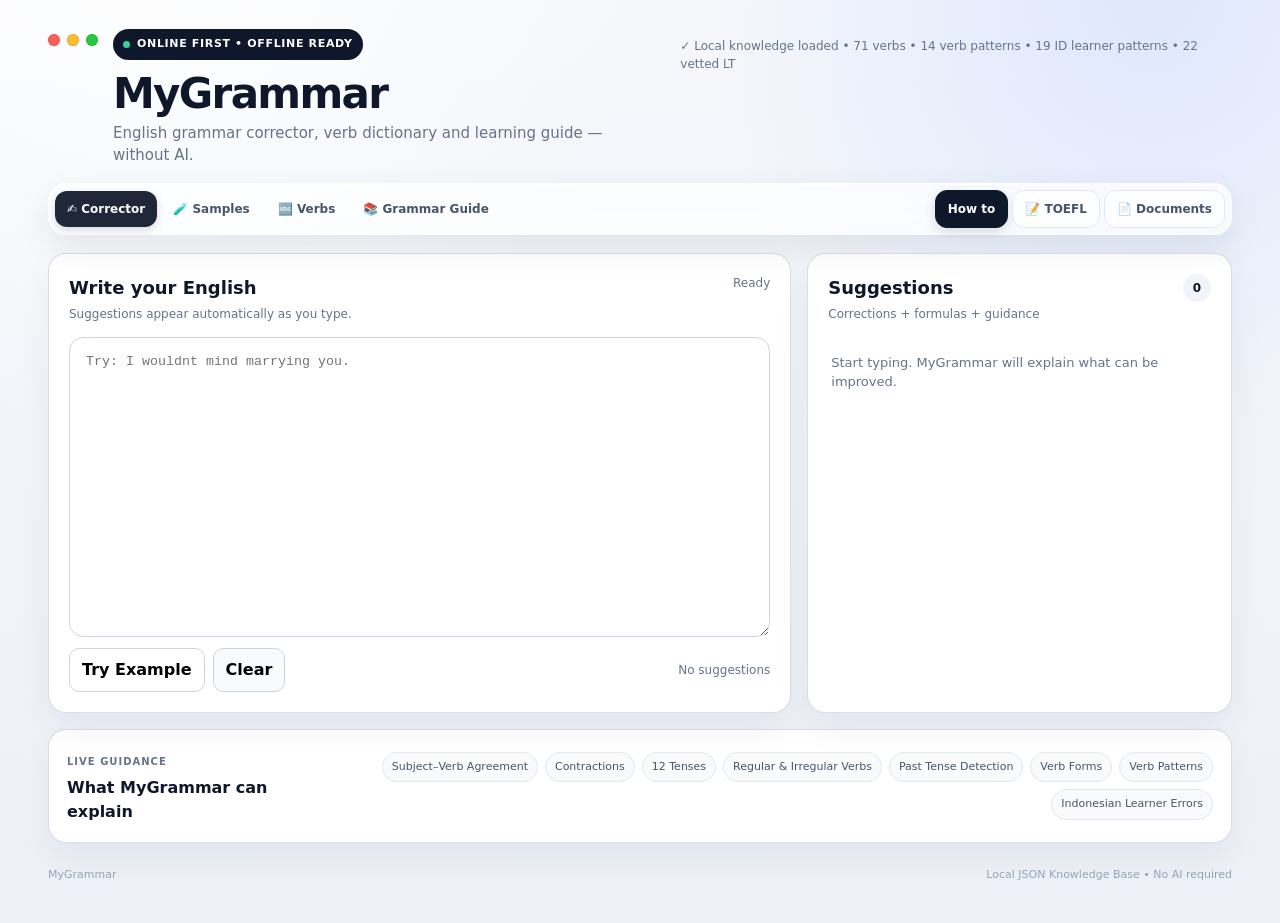
<file: index.html>
<!DOCTYPE html>
<html lang="en">
<head>
<meta charset="UTF-8">
<meta name="viewport" content="width=device-width,initial-scale=1.0">
<meta name="theme-color" content="#0f172a">
<meta name="description" content="Online-first English grammar corrector, grammar encyclopedia, writing tools and verb explorer with offline fallback.">
<link rel="manifest" href="manifest.json">
<title>MyGrammar — Offline English Grammar Toolkit</title>
<link rel="stylesheet" href="style.css">
</head>
<body>
<div class="shell">
  <header class="topbar">
    <div class="mac-window-brand">
      <div class="traffic-lights" aria-hidden="true">
        <span class="traffic red"></span><span class="traffic yellow"></span><span class="traffic green"></span>
      </div>
      <div class="brand-copy">
        <div class="brand-row"><span class="offline-dot"></span><span>ONLINE FIRST • OFFLINE READY</span></div>
        <h1>MyGrammar</h1>
        <p>English grammar corrector, verb dictionary and learning guide — without AI.</p>
      </div>
    </div>
    <div id="kbStatus" class="kb-status">Loading local knowledge…</div>
  </header>

  <nav class="topnav" aria-label="Main navigation">
    <div class="nav-group nav-core">
      <button class="nav-item active" data-tab="corrector">✍️ <span>Corrector</span></button>
      <button class="nav-item" data-tab="samples">🧪 <span>Samples</span></button>
      <button class="nav-item" data-tab="verbs">🔤 <span>Verbs</span></button>
      <button class="nav-item" data-tab="guide">📚 <span>Grammar Guide</span></button>
    </div>
    <div class="nav-group nav-tools">
      <button class="nav-tool primary" id="howToBtn" type="button">How to</button>
      <a class="nav-tool" href="Toefl.html">📝 TOEFL</a>
      <a class="nav-tool" href="Document.html">📄 Documents</a>
    </div>
  </nav>

  <section id="tab-corrector" class="tab-panel active">
    <div class="grid-main">
      <section class="card editor-card">
        <div class="panel-title">
          <div><h2>Write your English</h2><p>Suggestions appear automatically as you type.</p></div>
          <span id="liveStatus" class="mini-status">Ready</span>
        </div>
        <textarea id="inputText" spellcheck="true" placeholder="Try: I wouldnt mind marrying you."></textarea>
        <div class="editor-footer">
          <div class="button-row">
            <button id="exampleBtn" class="btn">Try Example</button>
            <button id="clearBtn" class="btn ghost">Clear</button>
          </div>
          <div id="issueSummary" class="issue-summary">No suggestions</div>
        </div>
      </section>

      <aside class="card suggestion-card">
        <div class="panel-title compact">
          <div><h2>Suggestions</h2><p>Corrections + formulas + guidance</p></div>
          <span id="issueCount" class="count-badge">0</span>
        </div>
        <div id="results" class="suggestions">
          <div class="empty-state">Start typing. MyGrammar will explain what can be improved.</div>
        </div>
      </aside>
    </div>

    <div class="card quick-guide">
      <div><span class="eyebrow">LIVE GUIDANCE</span><h3>What MyGrammar can explain</h3></div>
      <div class="guide-chips">
        <span>Subject–Verb Agreement</span><span>Contractions</span><span>12 Tenses</span><span>Regular & Irregular Verbs</span><span>Past Tense Detection</span><span>Verb Forms</span><span>Verb Patterns</span><span>Indonesian Learner Errors</span>
      </div>
    </div>
  </section>

  <section id="tab-samples" class="tab-panel">
    <div class="section-heading"><div><span class="eyebrow">PRACTICE</span><h2>Check Sample Sentences</h2><p>Use the built-in examples to test the local grammar engine, with offline fallback.</p></div></div>
    <div id="sampleList" class="sample-list"></div>
  </section>

  <section id="tab-verbs" class="tab-panel">
    <div class="section-heading"><div><span class="eyebrow">DICTIONARY</span><h2>Verb Explorer</h2><p>Search V1, V2 and V3 forms, and learn whether a verb is regular or irregular.</p></div></div>
    <div class="card dictionary-toolbar">
      <input id="verbSearch" class="search" type="search" placeholder="Search verb: go, worked, written…">
      <div class="segmented">
        <button class="verb-filter active" data-filter="all">All</button>
        <button class="verb-filter" data-filter="regular">Regular</button>
        <button class="verb-filter" data-filter="irregular">Irregular</button>
      </div>
    </div>
    <div class="card table-card">
      <div class="table-scroll"><table><thead><tr><th>V1</th><th>V2</th><th>V3</th><th>Type</th><th>Example</th><th>Patterns</th></tr></thead><tbody id="verbTable"></tbody></table></div>
    </div>
  </section>

  <section id="tab-guide" class="tab-panel">
    <div class="section-heading"><div><span class="eyebrow">ENCYCLOPEDIA</span><h2>Grammar Guide</h2><p>Formula, use, signal words and examples — stored locally in JSON.</p></div></div>
    <div id="grammarGrid" class="grammar-grid"></div>
  </section>

  <div id="howToModal" class="modal-backdrop" hidden>
    <div class="howto-modal" role="dialog" aria-modal="true" aria-labelledby="howToTitle">
      <div class="modal-window-bar">
        <div class="traffic-lights" aria-hidden="true">
          <span class="traffic red"></span><span class="traffic yellow"></span><span class="traffic green"></span>
        </div>
        <button id="closeHowTo" class="modal-close" type="button" aria-label="Close">×</button>
      </div>
      <div class="howto-content">
        <span class="eyebrow">QUICK START</span>
        <h2 id="howToTitle">How to use MyGrammar</h2>
        <p class="howto-lead">Write naturally. MyGrammar checks locally and explains the grammar behind each suggestion.</p>
        <div class="howto-grid">
          <article><span class="howto-number">1</span><div><h3>Write</h3><p>Type or paste your English in the Corrector.</p></div></article>
          <article><span class="howto-number">2</span><div><h3>Review</h3><p>Open a suggestion to see the correction, formula, and “Why is this wrong?” reasoning.</p></div></article>
          <article><span class="howto-number">3</span><div><h3>Explore</h3><p>Use Verbs for V1/V2/V3 and Grammar Guide for the 12 tenses.</p></div></article>
          <article><span class="howto-number">4</span><div><h3>Practice</h3><p>Try Samples, TOEFL Writing, or the Document Checker to go beyond one sentence.</p></div></article>
        </div>
        <div class="howto-note"><span>🔒</span><div><strong>Online first, offline second</strong><p>When online, MyGrammar can receive the latest app and knowledge-base updates. When offline, it falls back to the locally cached engine and data.</p></div></div>
        <div class="howto-actions">
          <button id="startCorrectorBtn" class="btn mac-primary" type="button">Start writing</button>
          <button id="closeHowToSecondary" class="btn" type="button">Close</button>
        </div>
      </div>
    </div>
  </div>

  <footer><span>MyGrammar</span><span>Local JSON Knowledge Base • No AI required</span></footer>
</div>
<script src="grammar-engine.js"></script>
<script src="app.js"></script>
</body>
</html>
</file>
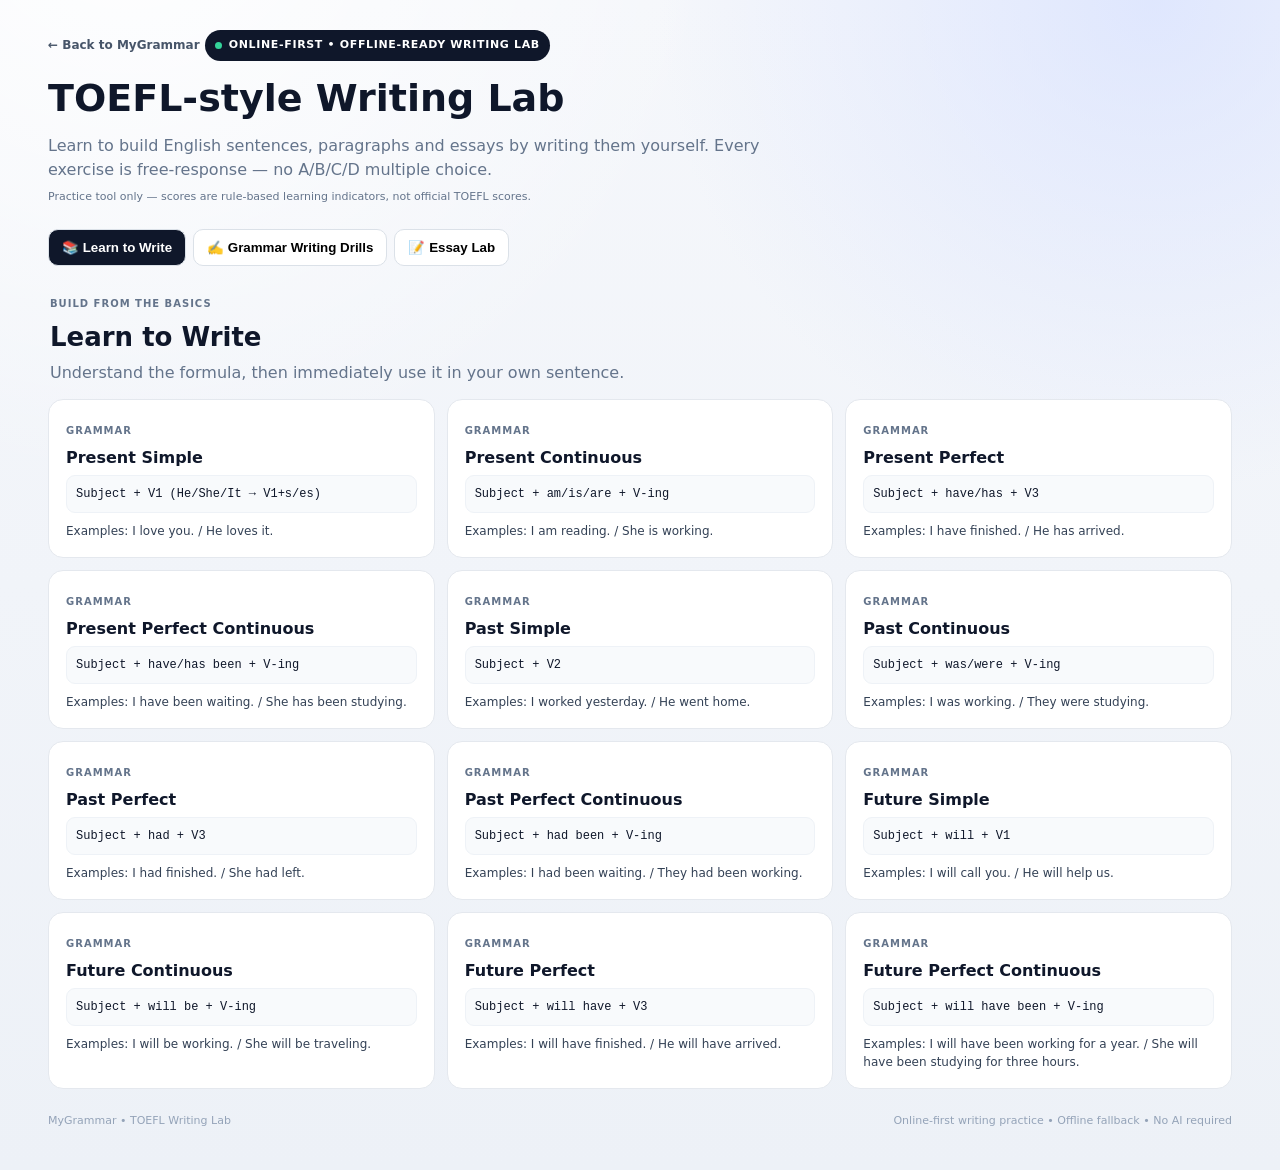
<file: Toefl.html>
<!DOCTYPE html>
<html lang="en">
<head>
<meta charset="UTF-8">
<meta name="viewport" content="width=device-width,initial-scale=1.0">
<meta name="theme-color" content="#0f172a">
<title>MyGrammar — TOEFL Writing Lab</title>
<link rel="manifest" href="manifest.json">
<link rel="stylesheet" href="style.css">
<style>
.writer-hero{padding:8px 0 24px}.back{display:inline-block;text-decoration:none;color:#475569;font-size:12px;font-weight:800;margin-bottom:12px}
.writer-hero h1{margin:4px 0 7px;font-size:38px}.writer-hero p{color:#64748b;margin:0;max-width:780px}
.subtabs{display:flex;gap:7px;overflow:auto;margin-bottom:16px}.subtab{white-space:nowrap;border:1px solid #dbe1e8;background:#fff;padding:10px 13px;border-radius:10px;font-weight:800;cursor:pointer}.subtab.active{background:#0f172a;color:#fff}
.writer-panel{display:none}.writer-panel.active{display:block}.learning-grid{display:grid;grid-template-columns:repeat(3,minmax(0,1fr));gap:12px}.lesson-card{padding:17px;background:#fff;border:1px solid #e4e8ee;border-radius:15px}.lesson-card h3{margin:5px 0;font-size:16px}.lesson-card p{color:#475569;font-size:13px}.lesson-formula{background:#f8fafc;border:1px solid #eef2f7;border-radius:9px;padding:9px;font-family:ui-monospace,monospace;font-size:12px}.lesson-example{margin-top:9px;font-size:12px;color:#334155}
.exercise-layout{display:grid;grid-template-columns:330px minmax(0,1fr);gap:14px}.exercise-menu{padding:12px;background:#fff;border:1px solid #e4e8ee;border-radius:15px;max-height:700px;overflow:auto}.exercise-item{width:100%;text-align:left;border:1px solid transparent;background:#fff;padding:11px;border-radius:10px;cursor:pointer}.exercise-item:hover{background:#f8fafc}.exercise-item.active{background:#eef2ff;border-color:#c7d2fe}.exercise-item strong{display:block;font-size:12px}.exercise-item span{display:block;color:#64748b;font-size:11px;margin-top:2px}
.exercise-workspace{padding:20px;background:#fff;border:1px solid #e4e8ee;border-radius:15px}.prompt-meta{display:flex;gap:8px;flex-wrap:wrap}.pill{background:#f1f5f9;color:#475569;border-radius:999px;padding:5px 8px;font-size:10px;font-weight:800}.exercise-workspace h2{font-size:21px;margin:10px 0 6px}.prompt{padding:12px;border-left:4px solid #0f172a;background:#f8fafc;border-radius:8px;color:#334155;font-size:13px}.writing-box{width:100%;min-height:250px;margin-top:13px;border:1px solid #cbd5e1;border-radius:13px;padding:15px;font:16px/1.65 inherit;resize:vertical;outline:none}.writing-box:focus{border-color:#64748b;box-shadow:0 0 0 3px rgba(15,23,42,.05)}.write-toolbar{display:flex;justify-content:space-between;align-items:center;gap:10px;margin-top:9px}.word-count{font-size:12px;color:#64748b}.feedback{margin-top:13px;border:1px solid #e2e8f0;border-radius:12px;background:#fbfdff;padding:14px}.feedback h3{margin:0 0 8px;font-size:13px}.feedback-item{font-size:12px;color:#475569;padding:6px 0;border-bottom:1px solid #eef2f7}.feedback-item:last-child{border-bottom:0}.rewrite-box{margin-top:10px}.saved{font-size:11px;color:#166534;font-weight:800}
.essay-grid{display:grid;grid-template-columns:repeat(2,minmax(0,1fr));gap:12px}.essay-card{padding:17px;background:#fff;border:1px solid #e4e8ee;border-radius:15px}.essay-card h3{margin:5px 0;font-size:16px}.essay-card p{font-size:12px;color:#475569}.essay-card button{margin-top:8px}
.score-strip{display:grid;grid-template-columns:repeat(3,1fr);gap:8px;margin-bottom:13px}.metric{padding:12px;background:#f8fafc;border:1px solid #eef2f7;border-radius:10px}.metric b{display:block;font-size:18px}.metric span{font-size:10px;color:#64748b}
.btn{border:1px solid #cbd5e1;background:#fff;border-radius:10px;padding:9px 12px;font-weight:800;cursor:pointer}.btn.primary{background:#0f172a;color:#fff;border-color:#0f172a}.btn:hover{transform:translateY(-1px)}
@media(max-width:900px){.learning-grid{grid-template-columns:1fr 1fr}.exercise-layout{grid-template-columns:1fr}.essay-grid{grid-template-columns:1fr}}@media(max-width:600px){.learning-grid{grid-template-columns:1fr}.writer-hero h1{font-size:32px}.score-strip{grid-template-columns:1fr 1fr}}
</style>
<style>
.examples-panel,.tasks-panel{margin-top:14px;border:1px solid #e2e8f0;border-radius:13px;background:#fff;padding:13px}.examples-panel{background:#f8fafc}.examples-title,.tasks-title{font-size:12px;font-weight:900;color:#334155;margin-bottom:8px}.example-sentence{display:flex;gap:9px;align-items:flex-start;padding:7px 8px;border-bottom:1px solid #e9eef4;font-size:13px;color:#334155}.example-sentence:last-child{border-bottom:0}.example-tag{font-size:9px;text-transform:uppercase;letter-spacing:.06em;font-weight:900;color:#64748b;min-width:62px;padding-top:2px}.do-not-copy{display:block;margin-top:8px;font-size:11px;color:#64748b}.task-row{display:flex;gap:10px;padding:9px 0;border-bottom:1px solid #eef2f7}.task-row:last-child{border-bottom:0}.task-number{width:26px;height:26px;border-radius:50%;background:#0f172a;color:#fff;display:grid;place-items:center;font-size:11px;font-weight:900;flex:0 0 26px}.task-body{flex:1}.task-body label{display:block;font-size:11px;font-weight:800;color:#475569;margin-bottom:5px}.task-input{width:100%;border:1px solid #cbd5e1;border-radius:9px;padding:10px 11px;font:14px/1.4 inherit;outline:none;background:#fff}.task-input:focus{border-color:#64748b;box-shadow:0 0 0 3px rgba(15,23,42,.05)}
</style>
</head>
<body>
<div class="shell">
<header class="writer-hero">
<a href="index.html" class="back">← Back to MyGrammar</a>
<div class="brand-row"><span class="offline-dot"></span><span>ONLINE-FIRST • OFFLINE-READY WRITING LAB</span></div>
<h1>TOEFL-style Writing Lab</h1>
<p>Learn to build English sentences, paragraphs and essays by writing them yourself. Every exercise is free-response — no A/B/C/D multiple choice.</p><p style="font-size:11px;color:#64748b;margin-top:7px">Practice tool only — scores are rule-based learning indicators, not official TOEFL scores.</p>
</header>

<nav class="subtabs">
<button class="subtab active" data-panel="learn">📚 Learn to Write</button>
<button class="subtab" data-panel="drills">✍️ Grammar Writing Drills</button>
<button class="subtab" data-panel="essays">📝 Essay Lab</button>
</nav>

<section id="learn" class="writer-panel active">
<div class="section-heading"><span class="eyebrow">BUILD FROM THE BASICS</span><h2>Learn to Write</h2><p>Understand the formula, then immediately use it in your own sentence.</p></div>
<div id="lessonGrid" class="learning-grid"></div>
</section>

<section id="drills" class="writer-panel">
<div class="section-heading"><span class="eyebrow">FREE RESPONSE</span><h2>Grammar Writing Drills</h2><p>Write the answer yourself. MyGrammar checks grammar patterns and gives guidance after submission.</p></div>
<div class="exercise-layout">
<aside class="exercise-menu" id="exerciseMenu"></aside>
<section class="exercise-workspace">
<div id="exerciseContent"></div>
</section>
</div>
</section>

<section id="essays" class="writer-panel">
<div class="section-heading"><span class="eyebrow">ESSAY PRACTICE</span><h2>Essay Lab</h2><p>Write longer responses and practice organization, grammar and revision.</p></div>
<div id="essayList" class="essay-grid"></div>
</section>

<footer><span>MyGrammar • TOEFL Writing Lab</span><span>Online-first writing practice • Offline fallback • No AI required</span></footer>
</div>
<script src="grammar-engine.js"></script>
<script src="toefl.js"></script>
<script>
if ('serviceWorker' in navigator) {
  window.addEventListener('load', function () {
    navigator.serviceWorker.register('./sw.js', { updateViaCache: 'none' })
      .then(function (registration) {
        return registration.update();
      })
      .catch(function (error) {
        console.warn('Service Worker registration failed:', error);
      });
  });
}
</script>
</body>
</html>
</file>
<file: style.css>
:root{font-family:-apple-system,BlinkMacSystemFont,"SF Pro Display","SF Pro Text",Inter,ui-sans-serif,system-ui,"Segoe UI",sans-serif;color:#0f172a;background:#eef1f6;line-height:1.5;color-scheme:light}
*{box-sizing:border-box}body{margin:0}.shell{max-width:1220px;margin:0 auto;padding:22px 18px 40px}.topbar{display:flex;justify-content:space-between;gap:20px;align-items:flex-start;padding:7px 0 16px}.mac-window-brand{display:flex;gap:15px;align-items:flex-start}.traffic-lights{display:flex;gap:7px;padding-top:5px}.traffic{width:12px;height:12px;border-radius:50%;display:block;box-shadow:inset 0 0 0 1px rgba(0,0,0,.12),0 1px 2px rgba(15,23,42,.08)}.traffic.red{background:#ff5f57}.traffic.yellow{background:#febc2e}.traffic.green{background:#28c840}.brand-copy{min-width:0}.brand-row{display:inline-flex;align-items:center;gap:7px;background:#0f172a;color:#fff;font-size:11px;font-weight:800;letter-spacing:.06em;border-radius:999px;padding:7px 10px}.offline-dot{width:7px;height:7px;border-radius:50%;background:#34d399}.topbar h1{font-size:42px;line-height:1;margin:13px 0 7px;letter-spacing:-.04em}.topbar p{margin:0;color:#64748b;font-size:15px}.kb-status{font-size:12px;color:#64748b;padding:8px 0}
.tabs{display:none}.topnav{position:sticky;top:12px;z-index:20;display:flex;justify-content:space-between;gap:10px;align-items:center;margin:0 0 18px;padding:6px;border:1px solid rgba(255,255,255,.8);border-radius:18px;background:rgba(255,255,255,.72);backdrop-filter:blur(22px) saturate(170%);-webkit-backdrop-filter:blur(22px) saturate(170%);box-shadow:0 12px 34px rgba(15,23,42,.08),inset 0 1px 0 rgba(255,255,255,.8)}.nav-group{display:flex;gap:4px;align-items:center}.nav-item,.nav-tool{border:0;background:transparent;color:#475569;padding:9px 12px;border-radius:12px;font:inherit;font-size:12px;font-weight:800;cursor:pointer;white-space:nowrap;transition:.18s ease}.nav-item:hover,.nav-tool:hover{background:rgba(241,245,249,.9);color:#0f172a}.nav-item.active{background:rgba(15,23,42,.93);color:#fff;box-shadow:0 3px 9px rgba(15,23,42,.16)}.nav-tool{border:1px solid #e2e8f0;background:rgba(255,255,255,.72);text-decoration:none}.nav-tool.primary{background:#0f172a;color:#fff;border-color:#0f172a;box-shadow:0 4px 12px rgba(15,23,42,.14)}
.tab-panel{display:none}.tab-panel.active{display:block}.grid-main{display:grid;grid-template-columns:minmax(0,1.4fr) minmax(340px,.8fr);gap:16px}.card{background:#fff;border:1px solid #e4e8ee;border-radius:18px;box-shadow:0 9px 28px rgba(15,23,42,.05)}.editor-card,.suggestion-card{padding:20px}.panel-title{display:flex;justify-content:space-between;gap:14px;align-items:flex-start}.panel-title h2{font-size:18px;margin:0}.panel-title p{font-size:12px;color:#64748b;margin:4px 0 0}.panel-title.compact{margin-bottom:12px}.mini-status{font-size:12px;color:#64748b;white-space:nowrap}.count-badge{display:grid;place-items:center;min-width:28px;height:28px;padding:0 7px;background:#f1f5f9;border-radius:999px;font-size:12px;font-weight:800}
textarea{display:block;width:100%;min-height:300px;margin-top:14px;resize:vertical;border:1px solid #cbd5e1;border-radius:14px;padding:16px;font:17px/1.65 inherit;color:#0f172a;outline:none;background:#fff}textarea:focus{border-color:#94a3b8;box-shadow:0 0 0 3px rgba(15,23,42,.06)}.editor-footer{display:flex;justify-content:space-between;gap:12px;align-items:center;margin-top:11px}.button-row{display:flex;gap:8px}.btn{border:1px solid #cbd5e1;background:#fff;border-radius:10px;padding:9px 12px;font:inherit;font-weight:800;cursor:pointer}.btn:hover{transform:translateY(-1px)}.btn.ghost{background:#f8fafc}.issue-summary{font-size:12px;color:#64748b}.suggestions{display:grid;gap:10px;max-height:490px;overflow:auto;padding-right:2px}.empty-state{padding:18px 3px;color:#64748b;font-size:13px}.suggestion{border:1px solid #e2e8f0;border-radius:13px;padding:13px;background:#fbfdff}.suggestion-head{display:flex;align-items:center;gap:8px}.severity{font-size:10px;text-transform:uppercase;letter-spacing:.06em;font-weight:900}.severity.error{color:#b91c1c}.severity.warn{color:#a16207}.suggestion h3{font-size:13px;margin:0}.comparison{margin-top:7px;font-size:14px}.wrong{color:#b91c1c;text-decoration:line-through}.correct{color:#166534;font-weight:900}.explanation{font-size:12px;color:#475569;margin-top:7px}.formula-box{margin-top:9px;padding:9px;border-radius:10px;background:#f8fafc;border:1px solid #eef2f7}.formula-label{font-size:9px;letter-spacing:.07em;text-transform:uppercase;font-weight:900;color:#64748b}.formula{font-family:ui-monospace,SFMono-Regular,Menlo,monospace;font-size:12px;margin-top:3px}.suggestion-actions{display:flex;gap:7px;margin-top:10px}.suggestion-actions button{border:1px solid #cbd5e1;background:#fff;border-radius:8px;padding:7px 10px;font-size:11px;font-weight:800;cursor:pointer}.suggestion-actions .apply{background:#0f172a;color:#fff;border-color:#0f172a}
.quick-guide{margin-top:16px;padding:18px;display:flex;justify-content:space-between;gap:20px;align-items:center}.eyebrow{font-size:10px;letter-spacing:.1em;text-transform:uppercase;font-weight:900;color:#64748b}.quick-guide h3{margin:4px 0 0;font-size:16px}.guide-chips{display:flex;flex-wrap:wrap;gap:7px;justify-content:flex-end}.guide-chips span{font-size:11px;border:1px solid #e2e8f0;border-radius:999px;padding:6px 9px;color:#475569;background:#f8fafc}
.section-heading{padding:8px 2px 14px}.section-heading h2{font-size:26px;margin:4px 0}.section-heading p{margin:0;color:#64748b}.sample-list{display:grid;gap:11px}.sample{display:grid;grid-template-columns:1fr auto;gap:14px;align-items:center;padding:16px;background:#fff;border:1px solid #e4e8ee;border-radius:15px}.sample h3{font-size:14px;margin:0 0 5px}.sample p{font-size:13px;color:#475569;margin:0}.sample-bad{font-family:ui-monospace,monospace;color:#b91c1c}.sample-good{font-family:ui-monospace,monospace;color:#166534}.sample button{border:0;background:#0f172a;color:#fff;padding:9px 11px;border-radius:9px;font-weight:800;cursor:pointer}
.dictionary-toolbar{padding:13px;display:flex;gap:10px;justify-content:space-between;align-items:center;margin-bottom:12px}.search{flex:1;min-width:0;border:1px solid #cbd5e1;border-radius:10px;padding:10px 12px;font:inherit;outline:none}.segmented{display:flex;gap:5px}.verb-filter{border:1px solid #dbe1e8;background:#fff;border-radius:9px;padding:8px 10px;font-weight:800;cursor:pointer;font-size:12px}.verb-filter.active{background:#0f172a;color:#fff;border-color:#0f172a}.table-card{overflow:hidden}.table-scroll{overflow:auto}table{width:100%;border-collapse:collapse;font-size:13px}th,td{text-align:left;padding:11px 13px;border-bottom:1px solid #eef2f7;white-space:nowrap}th{font-size:10px;text-transform:uppercase;letter-spacing:.07em;color:#64748b;background:#f8fafc}td.type{font-weight:800}.type.regular{color:#0369a1}.type.irregular{color:#9333ea}
.grammar-grid{display:grid;grid-template-columns:repeat(2,minmax(0,1fr));gap:12px}.grammar-card{padding:16px;background:#fff;border:1px solid #e4e8ee;border-radius:15px}.grammar-card h3{margin:5px 0;font-size:16px}.grammar-formula{font-family:ui-monospace,SFMono-Regular,Menlo,monospace;background:#f8fafc;border:1px solid #eef2f7;border-radius:9px;padding:9px;font-size:12px}.grammar-card p{font-size:12px;color:#475569}.signal-list{display:flex;flex-wrap:wrap;gap:5px}.signal-list span{font-size:10px;border-radius:999px;background:#f1f5f9;padding:4px 7px;color:#475569}footer{display:flex;justify-content:space-between;margin-top:24px;color:#94a3b8;font-size:11px}
@media(max-width:900px){.grid-main{grid-template-columns:1fr}.suggestions{max-height:none}.quick-guide{display:block}.guide-chips{justify-content:flex-start;margin-top:12px}.grammar-grid{grid-template-columns:1fr}}@media(max-width:600px){.shell{padding:18px 12px 30px}.topbar{display:block}.kb-status{padding-top:12px}.topbar h1{font-size:35px}.tabs{overflow:auto;flex-wrap:nowrap}.tab{white-space:nowrap}.editor-footer{display:block}.issue-summary{margin-top:8px}.dictionary-toolbar{display:block}.segmented{margin-top:8px}.sample{grid-template-columns:1fr}.sample button{width:max-content}}
.example-box{margin-top:10px;padding:10px;border:1px solid #eef2f7;border-radius:10px;background:#fff}.example-line{display:flex;gap:8px;align-items:flex-start;padding:5px 0;font-size:12px;color:#334155}.example-label{min-width:62px;font-size:9px;text-transform:uppercase;letter-spacing:.05em;font-weight:900;color:#64748b}.example-line.positive span:last-child{color:#166534}.example-line.negative span:last-child{color:#b91c1c}.example-line.question span:last-child{color:#1d4ed8}.example-line.positive,.example-line.negative,.example-line.question{border-radius:7px;padding:6px 7px;margin-top:2px}.example-line.positive{background:#f0fdf4}.example-line.negative{background:#fef2f2}.example-line.question{background:#eff6ff}.source-note{font-size:10px;color:#64748b;margin-top:6px}
.reasoning-panel{margin-top:10px;border:1px solid #e2e8f0;border-radius:10px;background:#f8fafc;overflow:hidden}
.reasoning-panel summary{cursor:pointer;padding:9px 10px;font-size:11px;font-weight:900;color:#334155;list-style:none}
.reasoning-panel summary::-webkit-details-marker{display:none}
.reasoning-panel summary::after{content:'+';float:right;color:#94a3b8}
.reasoning-panel[open] summary::after{content:'−'}
.reasoning-steps{list-style:none;margin:0;padding:0 10px 10px;display:grid;gap:7px}
.reasoning-steps li{display:flex;gap:8px;align-items:flex-start;font-size:11px;color:#475569;line-height:1.45}
.reasoning-number{display:grid;place-items:center;flex:0 0 19px;height:19px;border-radius:50%;background:#e2e8f0;color:#334155;font-size:9px;font-weight:900}

body{background:
  radial-gradient(circle at 10% -10%,rgba(255,255,255,.95),transparent 35%),
  radial-gradient(circle at 90% 0%,rgba(214,224,255,.7),transparent 30%),
  linear-gradient(180deg,#f5f7fb 0%,#edf1f7 100%);
}
.card,.sample,.grammar-card{box-shadow:0 14px 35px rgba(15,23,42,.055),inset 0 1px 0 rgba(255,255,255,.8)}
.card{border-color:rgba(203,213,225,.75)}
textarea,.search{background:rgba(255,255,255,.9)}
.mac-primary{background:#0f172a!important;color:#fff;border-color:#0f172a!important;box-shadow:0 7px 15px rgba(15,23,42,.15)}
.modal-backdrop{position:fixed;inset:0;z-index:100;display:grid;place-items:center;padding:20px;background:rgba(15,23,42,.28);backdrop-filter:blur(12px);-webkit-backdrop-filter:blur(12px)}
.modal-backdrop[hidden]{display:none}
.howto-modal{width:min(680px,100%);overflow:hidden;border:1px solid rgba(255,255,255,.8);border-radius:22px;background:rgba(249,250,252,.96);box-shadow:0 30px 80px rgba(15,23,42,.22),0 4px 20px rgba(15,23,42,.12)}
.modal-window-bar{display:flex;justify-content:space-between;align-items:center;padding:11px 14px;border-bottom:1px solid rgba(226,232,240,.9);background:rgba(255,255,255,.7)}
.modal-close{width:28px;height:28px;border:0;border-radius:50%;background:#eef2f6;color:#475569;font-size:20px;line-height:1;cursor:pointer}
.modal-close:hover{background:#e2e8f0;color:#0f172a}
.howto-content{padding:24px}
.howto-content h2{font-size:30px;line-height:1.1;letter-spacing:-.03em;margin:6px 0 7px}
.howto-lead{margin:0;color:#64748b;font-size:14px;max-width:560px}
.howto-grid{display:grid;grid-template-columns:1fr 1fr;gap:11px;margin-top:20px}
.howto-grid article{display:flex;gap:11px;padding:14px;border:1px solid #e2e8f0;border-radius:15px;background:rgba(255,255,255,.72)}
.howto-grid h3{margin:1px 0 3px;font-size:13px}.howto-grid p{margin:0;font-size:11px;line-height:1.5;color:#64748b}
.howto-number{display:grid;place-items:center;flex:0 0 28px;height:28px;border-radius:9px;background:#0f172a;color:#fff;font-size:12px;font-weight:900}
.howto-note{display:flex;gap:10px;margin-top:14px;padding:13px 14px;border-radius:14px;background:#eef2ff;border:1px solid #dbeafe;color:#334155}
.howto-note span{font-size:18px}.howto-note strong{font-size:12px}.howto-note p{margin:2px 0 0;font-size:11px;color:#64748b}
.howto-actions{display:flex;justify-content:flex-end;gap:8px;margin-top:18px}
@media(max-width:760px){.topnav{overflow:auto;justify-content:flex-start}.nav-tools{margin-left:auto}.nav-item span{display:none}.howto-grid{grid-template-columns:1fr}.howto-content{padding:20px}.howto-content h2{font-size:26px}}
@media(max-width:600px){.shell{padding:16px 10px 28px}.mac-window-brand{gap:10px}.traffic-lights{display:none}.topbar h1{font-size:34px}.topnav{top:8px;border-radius:15px}.nav-tool{padding:9px 10px}.kb-status{font-size:11px}}
</file>
